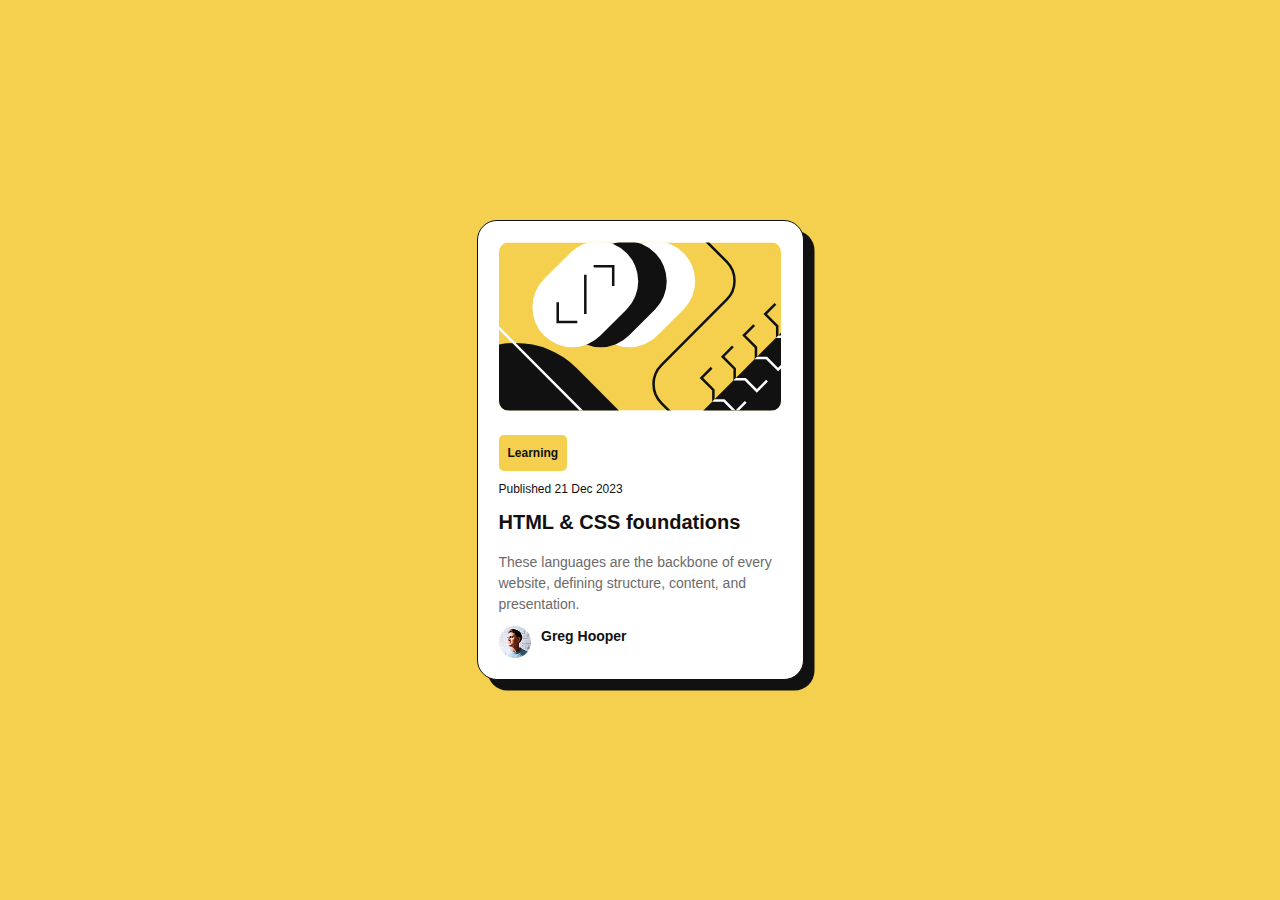
<file: index.html>
<!DOCTYPE html>
<html lang="en">
<head>
	<meta charset="UTF-8">
	<meta name="viewport" content="width=device-width, initial-scale=1.0">
	<title>Blog preview card</title>
	<link href="css/style.css" rel="stylesheet">
</head>
<body>
	<div class="container">
		<div class="card-container">
			<div class="card">
				<h1 class="card-title"><a href="#" class="card-title-link">HTML & CSS foundations</a></h1>
				<p class="card-body">These languages are the backbone of every website, defining structure, content, and presentation.</p>
				<img src="images/illustration-article.svg" alt="yellow black and white graphical image" class="card-img">
				<p class="card-info">Published 21 Dec 2023</p>
				<p class="card-btn">Learning</p>
				<div class="author-info">
					<img src="images/userpic.png" alt="portrait image of a man wearing a blue t-shirt" class="author-img">
					<p class="author-tile">Greg Hooper</p>
				</div>
			</div>
		</div>
	</div>
</body>
</html>
</file>
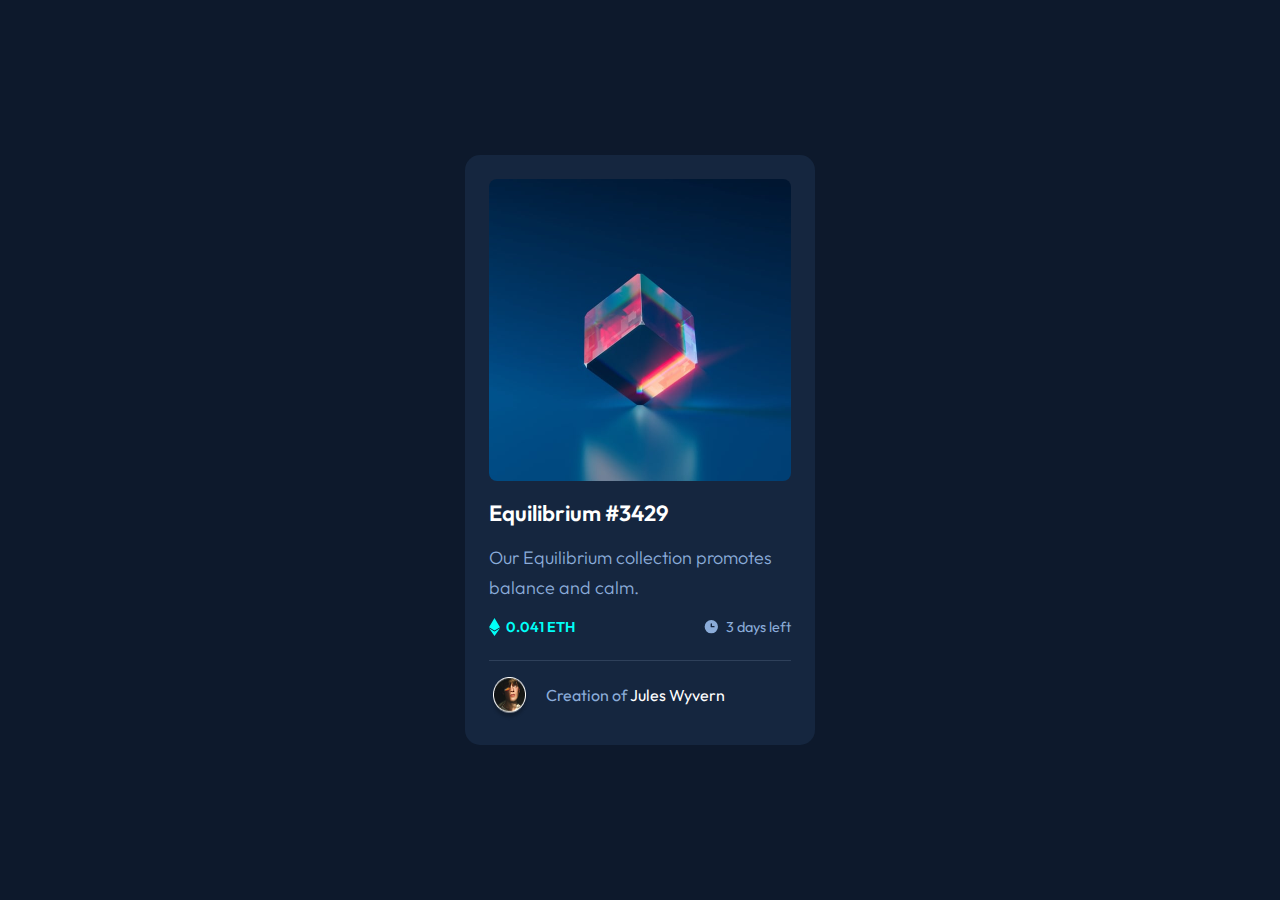
<file: NFT preview card component/index.html>
<!DOCTYPE html>
<html lang="en">
<head>
	<meta charset="UTF-8">
	<meta name="viewport" content="width=device-width, initial-scale=1.0">
	<link rel="preconnect" href="https://fonts.googleapis.com">
	<link rel="preconnect" href="https://fonts.gstatic.com" crossorigin>
	<link href="https://fonts.googleapis.com/css2?family=Outfit:wght@100..900&display=swap" rel="stylesheet">
	<link href="css/style.css" rel="stylesheet">
	<title>NFT card preview</title>
</head>
<body>
	<main class="main">
		<div class="card">
			<div class="image-container">
				<img src="images/icon-view.svg" alt="view icon" class="card__hover-img">
			</div>
			<h1 class="card__title"><a href="#" class="card__link">Equilibrium #3429</a></h1>
			<p class="card__body">Our Equilibrium collection promotes balance and calm.</p>
			<div class="card__primary-info flex">
				<ul class="info-list flex">
					<li class="info-list__item"><img src="images/icon-ethereum.svg" alt="Ethereum symbol" class="card__icon-img"></li>
					<li class="info-list__item"><p class="card__currency">0.041 ETH</p></li>
				</ul>
				<ul class="info-list flex">
					<li class="info-list__item"><img src="images/icon-clock.svg" alt="clock icon" class="card__icon-img"></li>
					<li class="info-list__item"><p class="card__date">3 days left</p></li>
				</ul>
			</div>
			<div class="card__secondary-info flex">
				<img src="images/image-avatar.png" alt="portrait image of a man" class="card__avatar-img">
				<p class="card__author-title">Creation of <a href="#" class="card__link">Jules Wyvern</a></p>
			</div>
		</div>
	</main>
</body>
</html>
</file>
<file: css/style.css>
* {
    box-sizing: border-box;
}

img {
    max-width: 100%;
    display: inline-block;
}

body {
    margin: 0;
    height:100vh;
    line-height: 1.5;
    font-family: Figtree, sans-serif;
    font-size: 0.875rem;
    color: #111111;
    background-color: #F4D04E;
}

/**********************
    Typography
***********************/
h1, p {
    margin: 0 0 0.75em;
}

h1 {
    font-size: 1.25rem;
    font-weight: 800;
}

a {
    text-decoration: none;
    color: #111111;
}

a:hover {
    color: #F4D04E;
}

.card-body {
    color: #6B6B6B;
}

.card-info,
.card-btn {
    font-size: 0.75rem;
}

.card-btn,
.author-tile {
    font-weight: 800;
}

.card-btn {
    margin: 1.5rem 0 0.75em;
}

.author-tile {
    margin-left: 0.75em;
    align-self: center;
}

/**********************
    Layout
***********************/
.container {
    display: flex;
    flex-direction: column;
    justify-content: center;
    align-items: center;
    height: 100%;
}

.card-container {
    max-width: 327px;
    margin: 0 1.5em;
    padding: 1.5em;
    background-color: #FFFFFF;
    border: 1px solid #111111;
    border-radius: 20px;
    box-shadow: 0.75em 0.75em currentColor;
}

.card {
    display: grid;
    grid-template-columns: 1fr;
    grid-template-areas:
    "img"
    "btn"
    "info"
    "title"
    "body"
    "author"
    ;
}

.main-img {grid-area: img}
.card-btn {grid-area: btn}
.card-title {grid-area: title}
.card-body {grid-area: body}
.card-info {grid-area: info}
.author-info {grid-area: author}

.author-info {
    display: flex;
}

/**********************
    card
***********************/
/* images */
.card-img {
    border-radius: 10px;
}

.card-btn {
    background: #F4D04E;
    padding: 0.75em 0.75em;
    justify-self: flex-start;
    border-radius: 5px;
}
</file>
<file: NFT preview card component/css/style.css>
* {
    box-sizing: border-box;
}

body {
    margin: 0;
    font-family: "outfit", sans-serif;
    font-size: 1rem;
    font-weight: 400;
    background-color: #0D192C;
    color: #8BACD9;
}

img {
    max-width: 100%;
    display: block;
}

.card__img {
    border-radius: 8px;
}

/* Typography */
h1 {
    color: #FFFFFF;
    font-size: 1.375rem;
    font-weight: 600;
}

a {
    color: #FFFFFF;
    text-decoration: none;
}

a:hover {
    color: #00FFF8;
}

.card__title {
    margin-top: 1.125rem;
    margin-bottom: 0.75rem;
}

@media(min-width: 375px) {
    .card__title {
        margin-bottom: 1rem;
    }
}
.card__currency,
.card__date,
.card__body {
    margin-top: 0;
}

.card__body {
    font-size: 1.125rem;
    font-weight: 300;
    margin-top: 0;
    margin-bottom: 0.875rem;
    line-height: 1.625;
}

@media(min-width: 375px) {
    .card__body {
        margin-bottom: 1rem;
    }
}

.card__currency,
.card__date,
.card__author {
    font-size: 0.9rem;
}

.card__author-title {
    margin-left: 1em;
    margin-top: 0.5em;
}

.card__currency,
.card__date {
    margin-bottom: 0;
}

.card__currency {
    font-weight: 600;
    color: #00FFF8;
    align-self: center;
}

/* Layout */
main {
    display: flex;
    flex-direction: column;
    justify-content: center;
    align-items: center;
    height: 100vh;
    margin: 0 1.5em;
}

.flex {
    display: flex;
}

/* card */
.card {
    max-width: 327px;
    background-color: #15263F;
    padding: 1.5em;
    border-radius: 15px;
}

@media(min-width: 375px) {
    .card {
        max-width: 350px;
    }
}

.card__primary-info {
    justify-content: space-between;
    border-bottom: 1px solid #2E405A;
    margin-bottom: 1em;
    padding-bottom: 1em;
}

@media(min-width: 375px) {
    .card__primary-info {
        padding-bottom: 1.5em;
    }
}

.info-list {
    list-style: none;
    margin: 0;
    padding: 0;
}

.info-list__item:last-child {
    margin-left: 0.4em;
}

/* image hover*/
.image-container {
    position: relative;
    background-image: url("../images/nft-img.jpg");
    height: 302px;
    border-radius: 8px;
    background-size: cover;
}

.card__hover-img {
    position: absolute;
    top: 50%;
    left: 50%;
    transform: translate(-50%, -50%);
    transition: 250ms ease;
    opacity: 0;
}

.image-container:hover .card__hover-img {
    opacity: 1;

}

.image-container:hover {
    cursor: pointer;
    background-image: linear-gradient(rgba(0, 255, 248, 0.5), rgba(0, 255, 248, 0.5)), url("../images/nft-img.jpg");;
}
</file>
